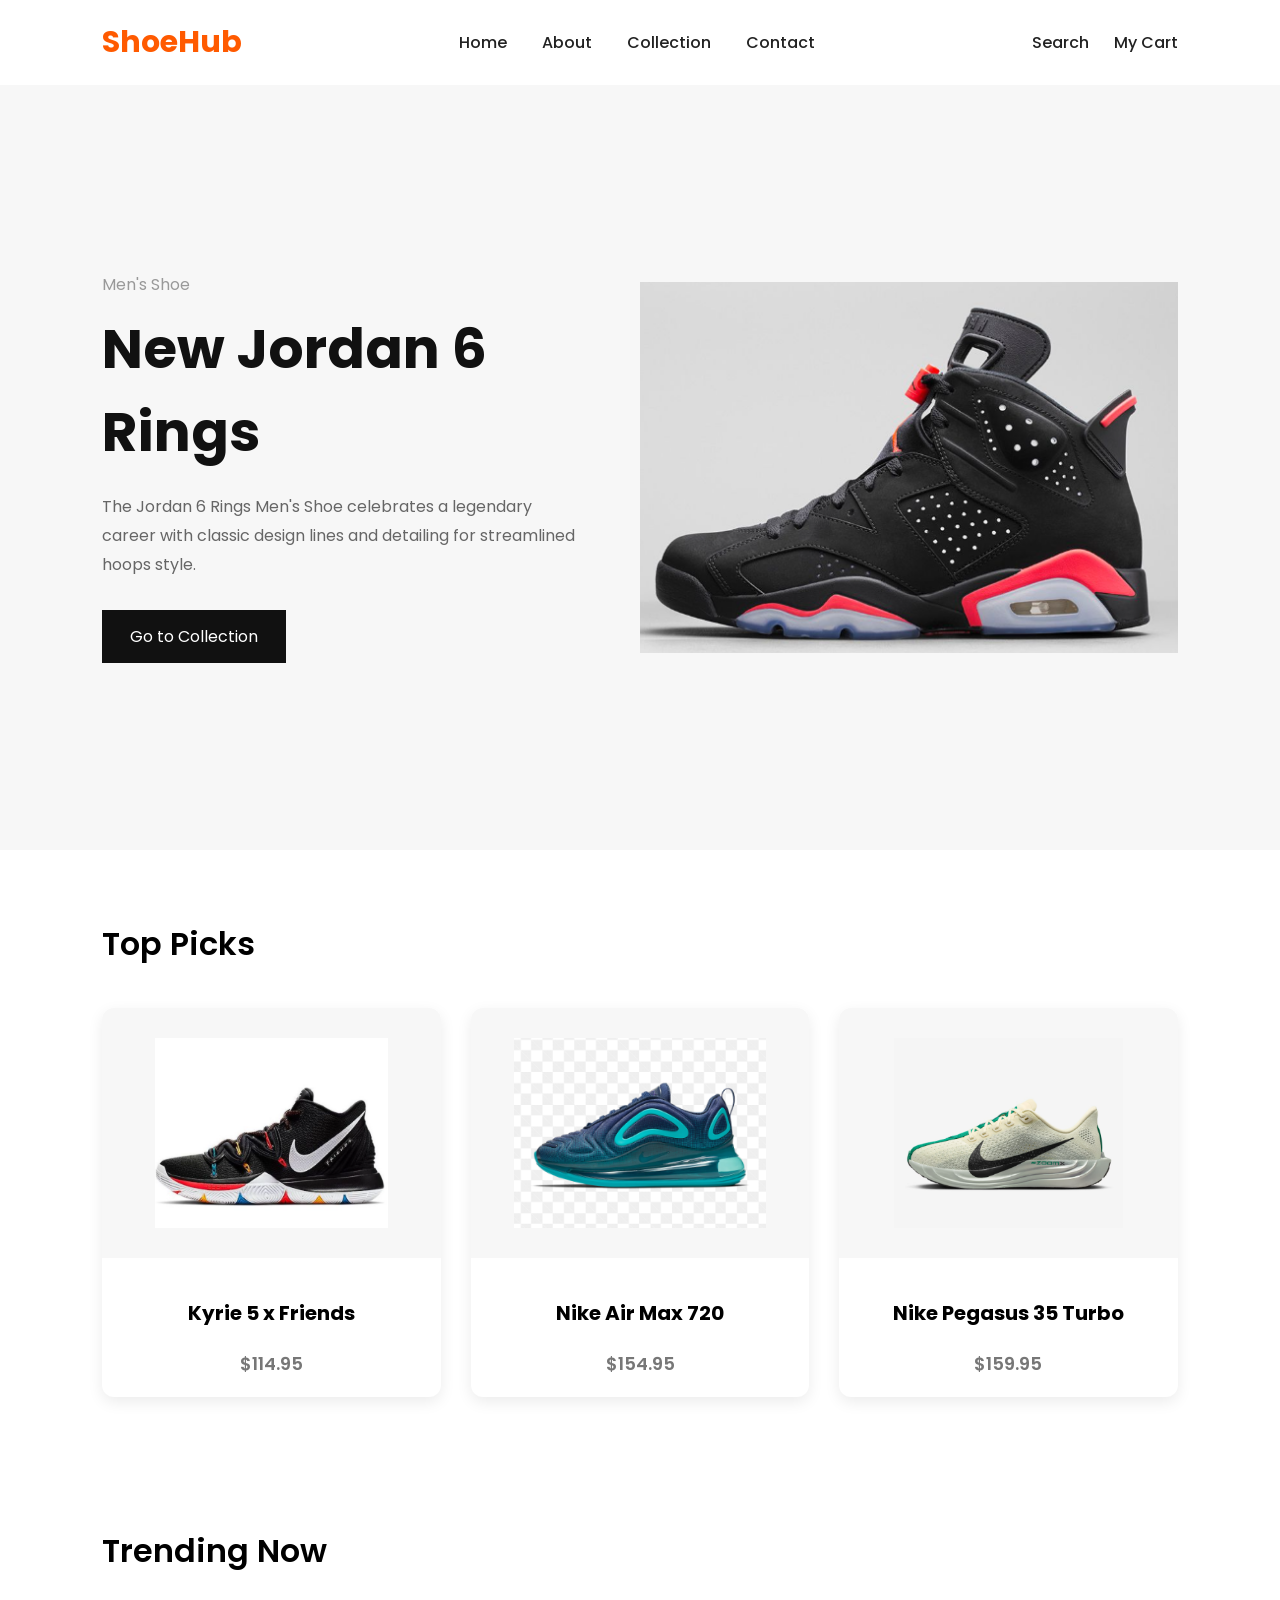
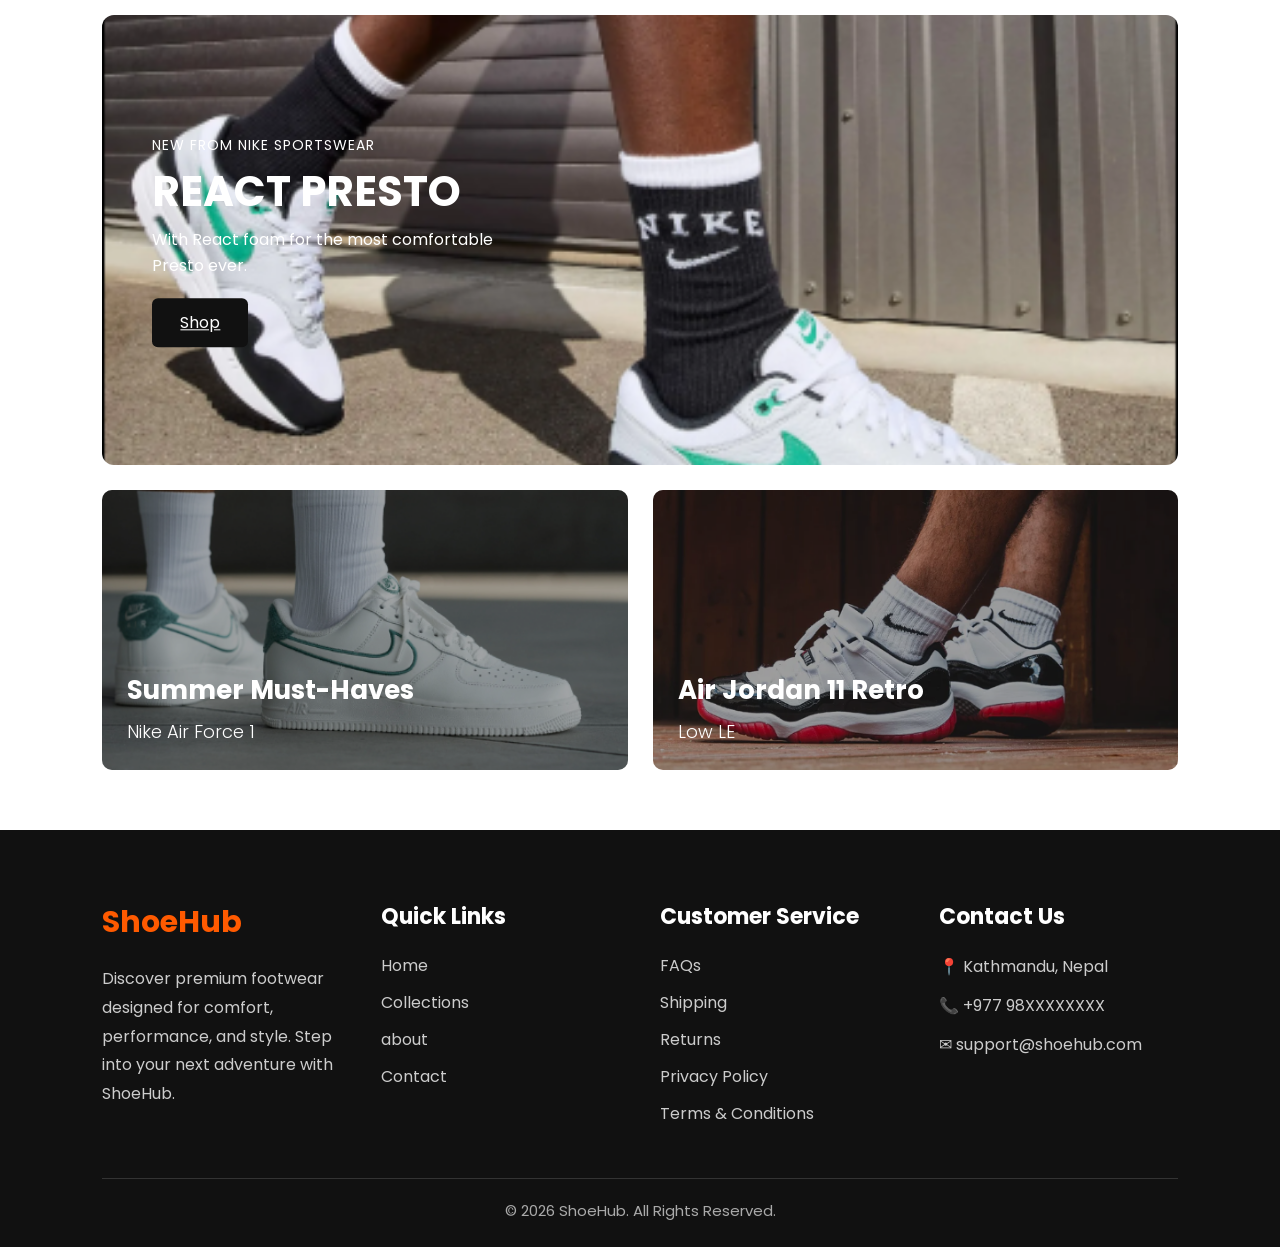
<file: index.html>
<!DOCTYPE html>
<html lang="en">

<head>
    <!-- Meta -->
    <meta charset="UTF-8">
    <meta name="viewport" content="width=device-width, initial-scale=1.0">

    <!-- Title -->
    <title>ShoeHub</title>

    <!-- CSS -->
    <link rel="stylesheet" href="style.css">

    <!-- Google Font -->
    <link href="https://fonts.googleapis.com/css2?family=Poppins:wght@300;400;500;600;700&display=swap"
        rel="stylesheet">
</head>

<body>

    <!-- =========================
            HEADER
    ========================== -->

    <header>

        <nav class="navbar">

            <!-- Logo -->
            <div class="logo">
                <h2>ShoeHub</h2>
            </div>

            <!-- Navigation -->
           <ul class="nav-links">
    <li><a href="index.html">Home</a></li>
   
    <li><a href="about.html">About</a></li>
    <li><a href="collection.html">Collection</a></li>
    <li><a href="contact.html">Contact</a></li>
</ul>

            <!-- Right Side -->
            <div class="nav-icons">
                <a href="#">Search</a>
                <a href="#">My Cart</a>
            </div>

        </nav>

    </header>

    <!-- =========================
             MAIN
    ========================== -->

    <main>

        <!-- ================= Hero ================= -->

        <section class="hero">

            <!-- Left Content -->
            <div class="hero-content">

                <p class="subtitle">Men's Shoe</p>

                <h1>New Jordan 6 Rings</h1>

                <p class="description">
                    The Jordan 6 Rings Men's Shoe celebrates a legendary career
                    with classic design lines and detailing for streamlined
                    hoops style.
                </p>

                <a href="#" class="hero-btn">
                    Go to Collection
                </a>

            </div>

            <!-- Right Image -->
            <div class="hero-image">

                <h2 class="hero-text">
                    AIR <br>
                    <span>JORDAN</span>
                </h2>

                <img src="images/hero-shoe.png" alt="Jordan Shoe">

            </div>

        </section>

        <!-- ================= Top Picks ================= -->

        <section class="top-picks">

            <div class="section-title">
                <h2>Top Picks</h2>
            </div>

            <div class="product-container">

                <!-- Product 1 -->
                <div class="product-card">
                    <img src="images/shoe1.png" alt="Kyrie 5 x Friends">
                    <h3>Kyrie 5 x Friends</h3>
                    <p>$114.95</p>
                </div>

                <!-- Product 2 -->
                <div class="product-card">
                    <img src="images/shoe2.png" alt="Nike Air Max 720">
                    <h3>Nike Air Max 720</h3>
                    <p>$154.95</p>
                </div>

                <!-- Product 3 -->
                <div class="product-card">
                    <img src="images/shoe3.png" alt="Nike Pegasus 35 Turbo">
                    <h3>Nike Pegasus 35 Turbo</h3>
                    <p>$159.95</p>
                </div>

            </div>

        </section>

        <!-- ================= Trending ================= -->

        <section class="trending">

            <div class="section-title">
                <h2>Trending Now</h2>
            </div>

            <!-- Large Banner -->

            <div class="trend-big">

                <img src="images/banner1.png" alt="React Presto Banner">

                <div class="trend-content">

                    <span>New from Nike Sportswear</span>

                    <h1>REACT PRESTO</h1>

                    <p>
                        With React foam for the most comfortable
                        Presto ever.
                    </p>

                    <a href="#">
                        Shop
                    </a>

                </div>

            </div>

            <!-- Small Banners -->

            <div class="trend-small">

                <div class="small-card">

                    <img src="images/banner2.png" alt="Nike Air Force 1">

                    <div class="overlay">
                        <h3>Summer Must-Haves</h3>
                        <p>Nike Air Force 1</p>
                    </div>

                </div>

                <div class="small-card">

                    <img src="images/banner3.png" alt="Air Jordan 11 Retro">

                    <div class="overlay">
                        <h3>Air Jordan 11 Retro</h3>
                        <p>Low LE</p>
                    </div>

                </div>

            </div>

        </section>

    </main>

   

   <!-- =========================
            FOOTER
========================= -->

<footer class="footer">

    <div class="footer-container">

        <!-- Logo & Description -->
        <div class="footer-box">
            <h2>ShoeHub</h2>

            <p>
                Discover premium footwear designed for
                comfort, performance, and style.
                Step into your next adventure with ShoeHub.
            </p>
        </div>

        <!-- Quick Links -->
        <div class="footer-box">
            <h3>Quick Links</h3>

            <ul>
                <li><a href="#">Home</a></li>
            
                <li><a href="#">Collections</a></li>
                <li><a href="#">about</a></li>

                <li><a href="#">Contact</a></li>
            </ul>
        </div>

        <!-- Customer Service -->
        <div class="footer-box">
            <h3>Customer Service</h3>

            <ul>
                <li><a href="#">FAQs</a></li>
                <li><a href="#">Shipping</a></li>
                <li><a href="#">Returns</a></li>
                <li><a href="#">Privacy Policy</a></li>
                <li><a href="#">Terms & Conditions</a></li>
            </ul>
        </div>

        <!-- Contact -->
        <div class="footer-box">
            <h3>Contact Us</h3>

            <p>📍 Kathmandu, Nepal</p>
            <p>📞 +977 98XXXXXXXX</p>
            <p>✉ support@shoehub.com</p>
        </div>

    </div>

    <hr>

    <div class="footer-bottom">
        <p>
            © 2026 ShoeHub. All Rights Reserved.
        </p>
    </div>

</footer>

</body>

</html>
</file>
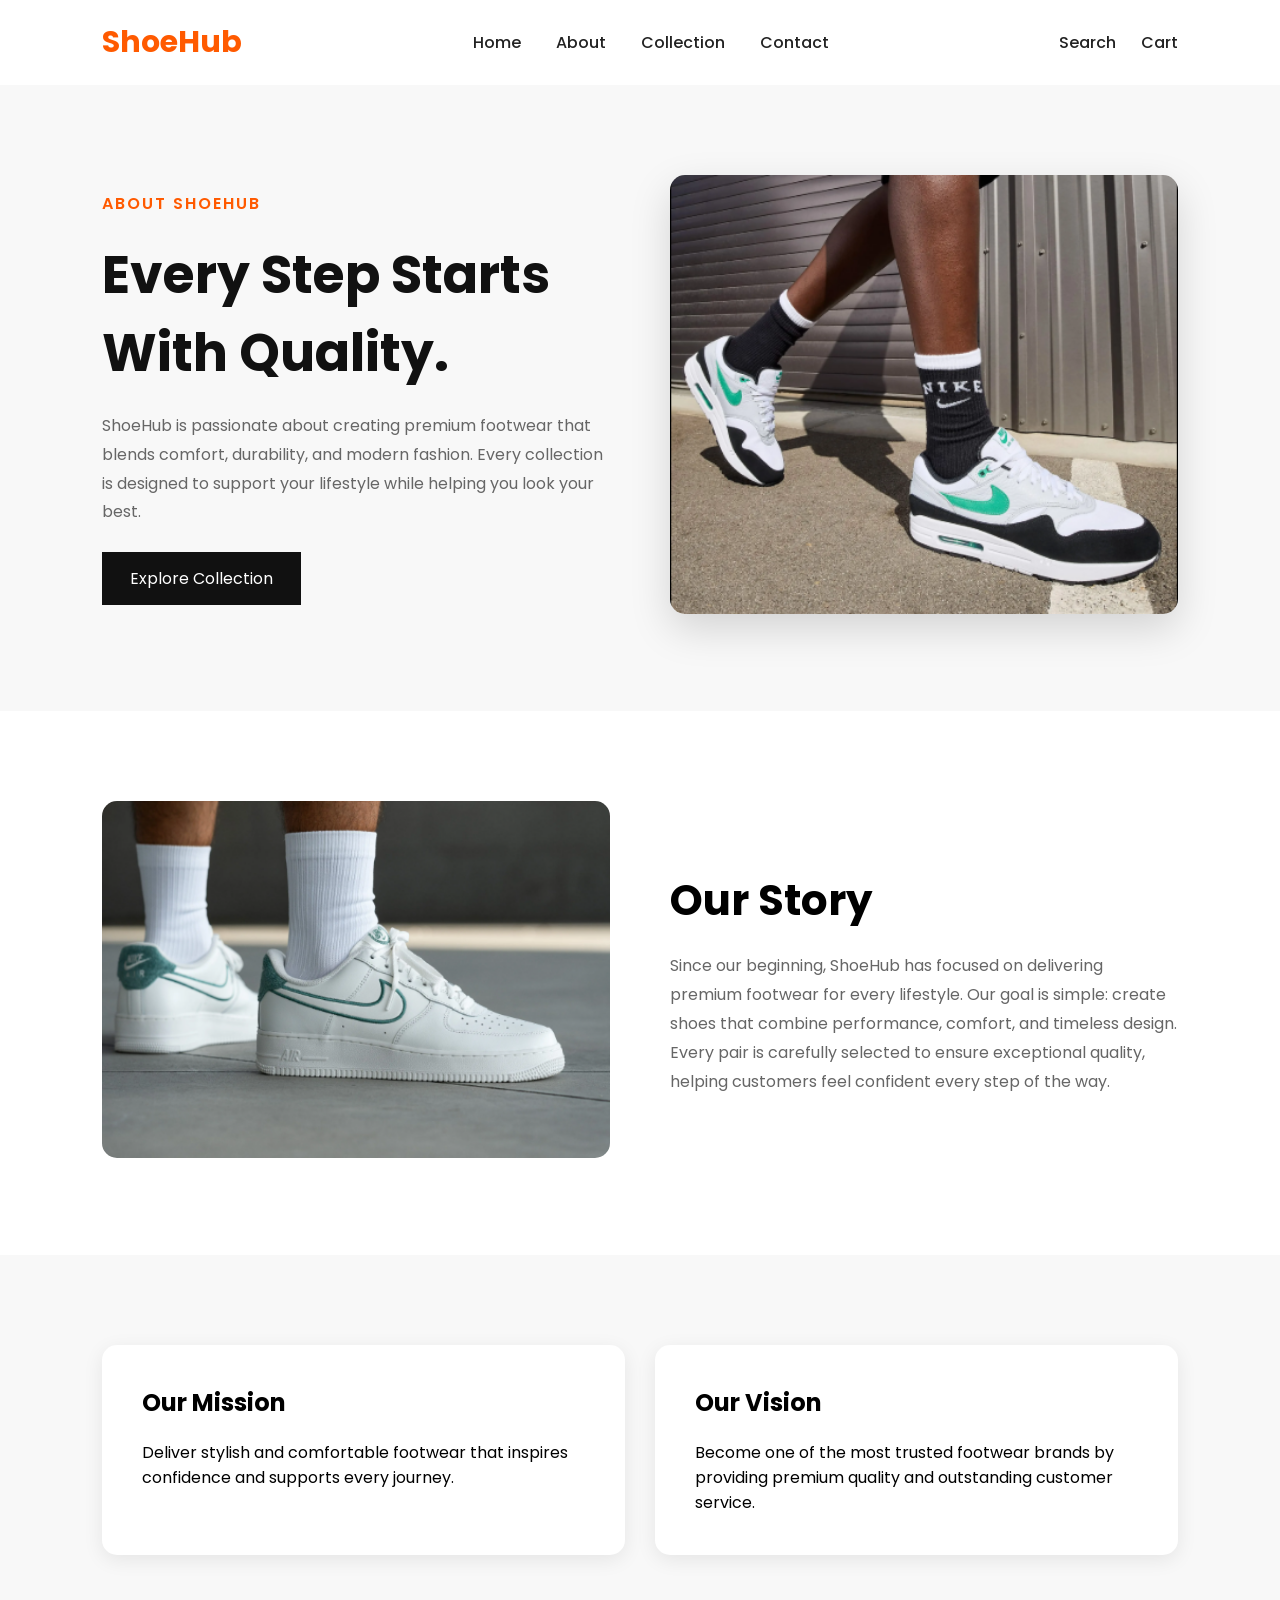
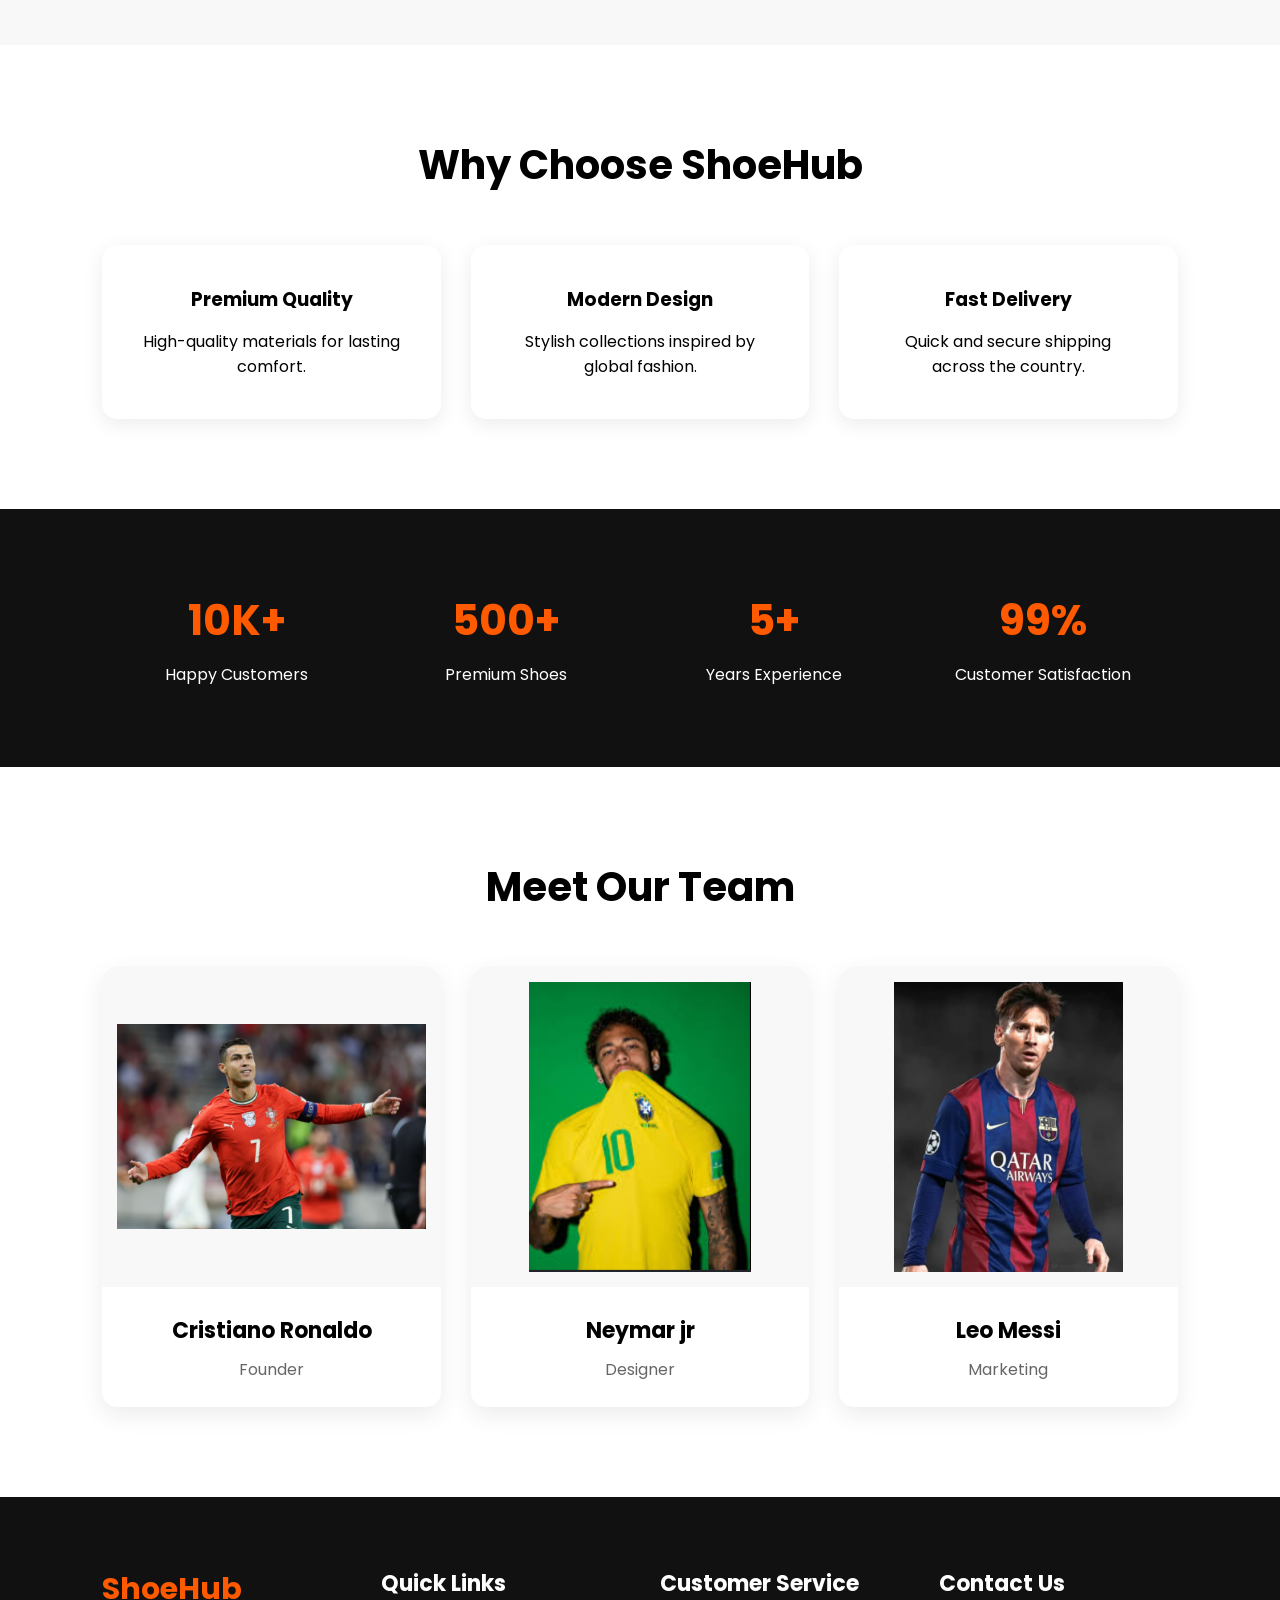
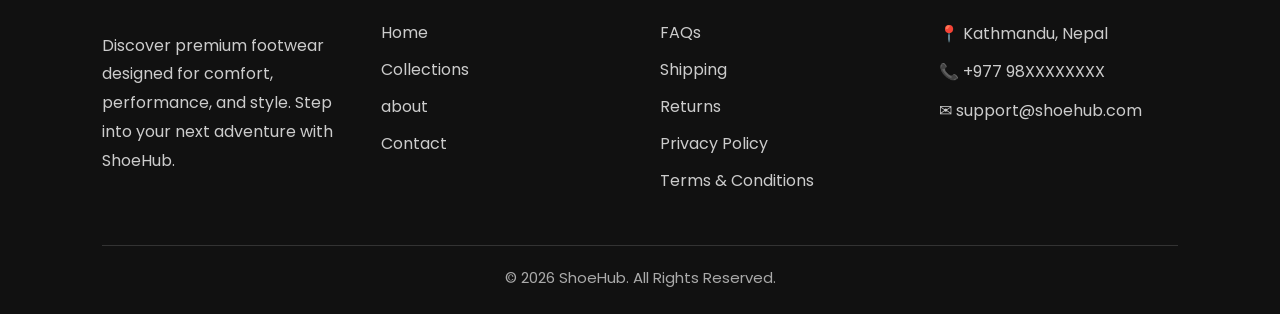
<file: about.html>
<!DOCTYPE html>
<html lang="en">

<head>
    <meta charset="UTF-8">
    <meta name="viewport" content="width=device-width, initial-scale=1.0">
    <title>About | ShoeHub</title>

    <link rel="stylesheet" href="style.css">

    <link href="https://fonts.googleapis.com/css2?family=Poppins:wght@300;400;500;600;700&display=swap"
        rel="stylesheet">
</head>

<body>

<header>
    <nav class="navbar">

        <div class="logo">
            <h2>ShoeHub</h2>
        </div>

        <ul class="nav-links">
            <li><a href="index.html">Home</a></li>
           
            <li><a href="about.html" class="active">About</a></li>
            <li><a href="#">Collection</a></li>
            <li><a href="contact.html">Contact</a></li>
        </ul>

        <div class="nav-icons">
            <a href="#">Search</a>
            <a href="#">Cart</a>
        </div>

    </nav>
</header>

<main>

<!-- Hero -->

<section class="about-hero">

    <div class="about-content">

        <span>ABOUT SHOEHUB</span>

        <h1>Every Step Starts With Quality.</h1>

        <p>
            ShoeHub is passionate about creating premium footwear that blends
            comfort, durability, and modern fashion. Every collection is designed
            to support your lifestyle while helping you look your best.
        </p>

        <a href="index.html" class="hero-btn">
            Explore Collection
        </a>

    </div>

    <div class="about-image">
        <img src="images/banner1.png" alt="">
    </div>

</section>

<!-- Story -->

<section class="story">

    <div class="story-image">
        <img src="images/banner2.png" alt="">
    </div>

    <div class="story-content">

        <h2>Our Story</h2>

        <p>
            Since our beginning, ShoeHub has focused on delivering premium
            footwear for every lifestyle. Our goal is simple: create shoes that
            combine performance, comfort, and timeless design.
        </p>

        <p>
            Every pair is carefully selected to ensure exceptional quality,
            helping customers feel confident every step of the way.
        </p>

    </div>

</section>

<!-- Mission -->

<section class="mission">

    <div class="mission-card">

        <h2>Our Mission</h2>

        <p>
            Deliver stylish and comfortable footwear that inspires confidence
            and supports every journey.
        </p>

    </div>

    <div class="mission-card">

        <h2>Our Vision</h2>

        <p>
            Become one of the most trusted footwear brands by providing premium
            quality and outstanding customer service.
        </p>

    </div>

</section>

<!-- Features -->

<section class="features">

    <h2>Why Choose ShoeHub</h2>

    <div class="feature-grid">

        <div class="feature-card">
            <h3>Premium Quality</h3>
            <p>High-quality materials for lasting comfort.</p>
        </div>

        <div class="feature-card">
            <h3>Modern Design</h3>
            <p>Stylish collections inspired by global fashion.</p>
        </div>

        <div class="feature-card">
            <h3>Fast Delivery</h3>
            <p>Quick and secure shipping across the country.</p>
        </div>

    </div>

</section>

<!-- Stats -->

<section class="stats">

    <div class="stat">
        <h2>10K+</h2>
        <p>Happy Customers</p>
    </div>

    <div class="stat">
        <h2>500+</h2>
        <p>Premium Shoes</p>
    </div>

    <div class="stat">
        <h2>5+</h2>
        <p>Years Experience</p>
    </div>

    <div class="stat">
        <h2>99%</h2>
        <p>Customer Satisfaction</p>
    </div>

</section>

<!-- Team -->

<section class="team">

    <h2>Meet Our Team</h2>

    <div class="team-container">

        <div class="team-card">
            <img src="images/team1.png" alt="">
            <h3>Cristiano Ronaldo</h3>
            <p>Founder</p>
        </div>

        <div class="team-card">
            <img src="images/team2.png" alt="">
            <h3>Neymar jr</h3>
            <p>Designer</p>
        </div>

        <div class="team-card">
            <img src="images/team3.png" alt="">
            <h3>Leo Messi</h3>
            <p>Marketing</p>
        </div>

    </div>

</section>

</main>


<footer class="footer">

    <div class="footer-container">

        <!-- Logo & Description -->
        <div class="footer-box">
            <h2>ShoeHub</h2>

            <p>
                Discover premium footwear designed for
                comfort, performance, and style.
                Step into your next adventure with ShoeHub.
            </p>
        </div>

        <!-- Quick Links -->
        <div class="footer-box">
            <h3>Quick Links</h3>

            <ul>
                <li><a href="#">Home</a></li>
              
                <li><a href="#">Collections</a></li>
                <li><a href="#">about</a></li>

                <li><a href="#">Contact</a></li>
            </ul>
        </div>

        <!-- Customer Service -->
        <div class="footer-box">
            <h3>Customer Service</h3>

            <ul>
                <li><a href="#">FAQs</a></li>
                <li><a href="#">Shipping</a></li>
                <li><a href="#">Returns</a></li>
                <li><a href="#">Privacy Policy</a></li>
                <li><a href="#">Terms & Conditions</a></li>
            </ul>
        </div>

        <!-- Contact -->
        <div class="footer-box">
            <h3>Contact Us</h3>

            <p>📍 Kathmandu, Nepal</p>
            <p>📞 +977 98XXXXXXXX</p>
            <p>✉ support@shoehub.com</p>
        </div>

    </div>

    <hr>

    <div class="footer-bottom">
        <p>
            © 2026 ShoeHub. All Rights Reserved.
        </p>
    </div>

</footer>

</body>
</html>
</file>
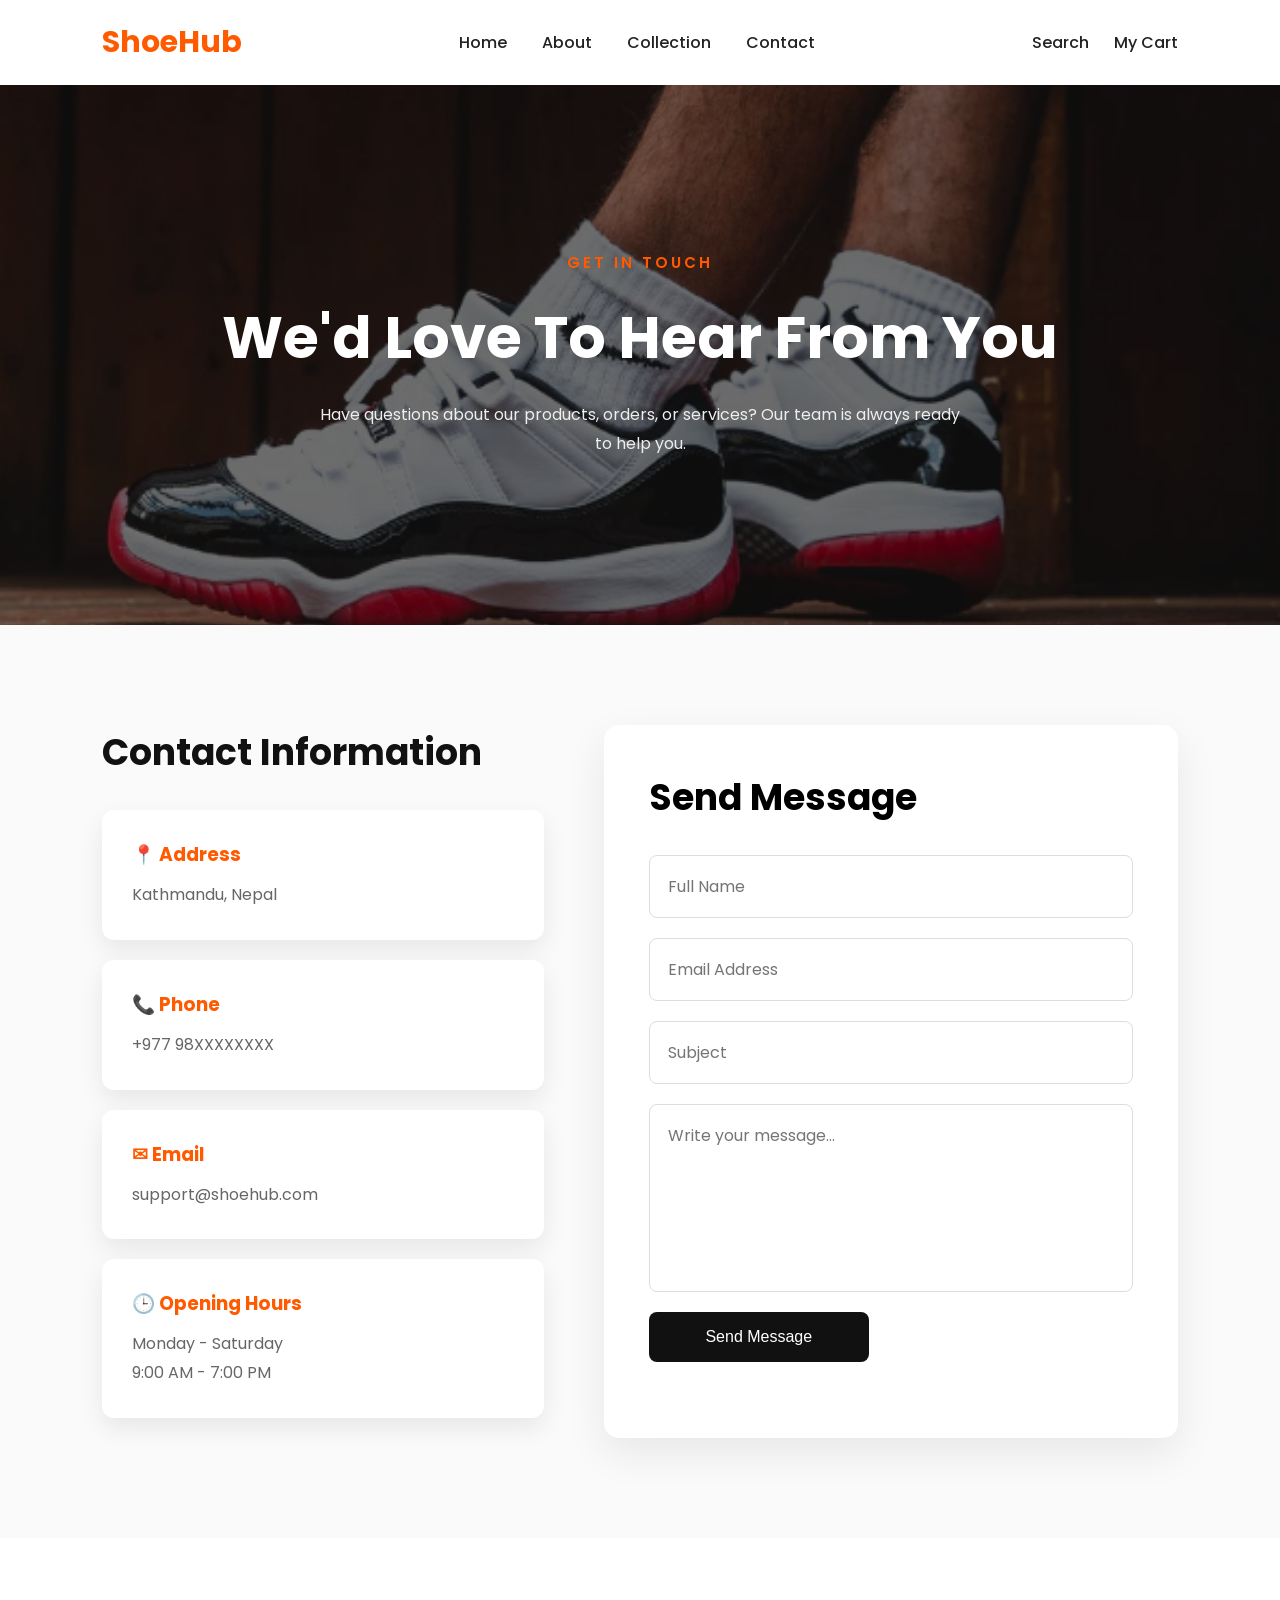
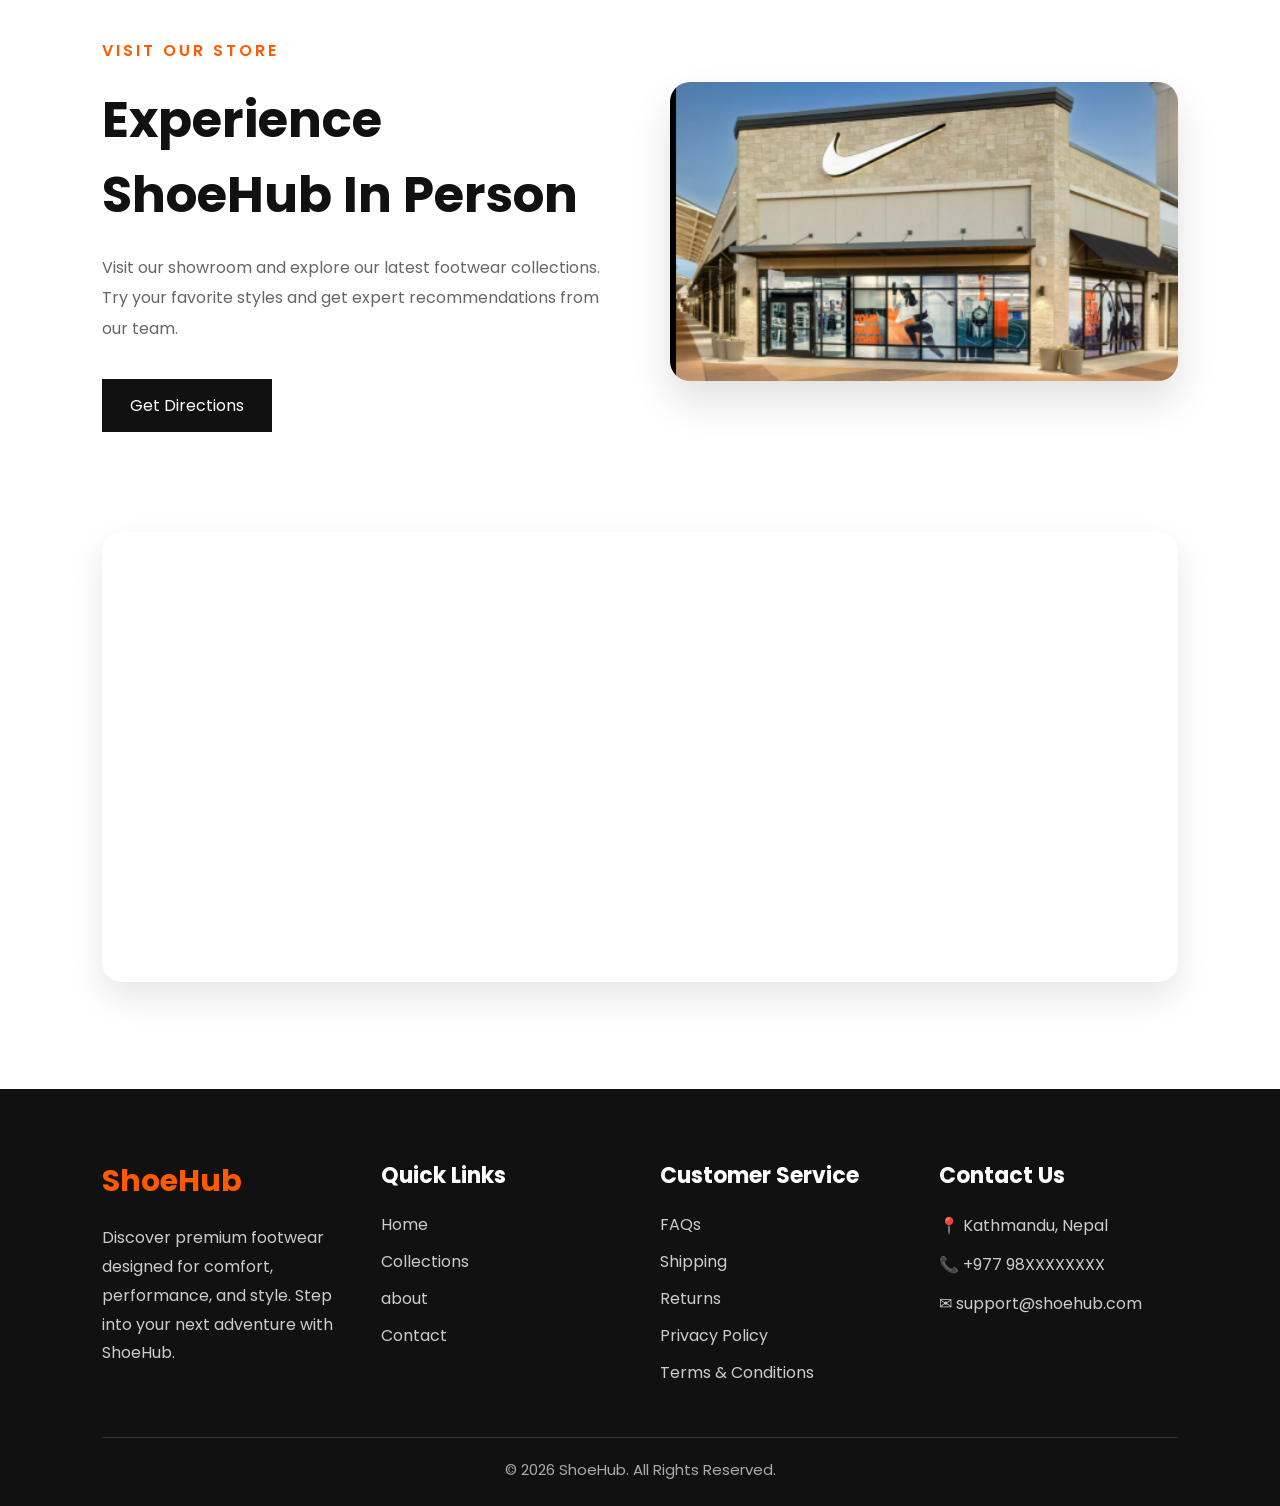
<file: contact.html>
<!DOCTYPE html>
<html lang="en">

<head>
    <meta charset="UTF-8">
    <meta name="viewport" content="width=device-width, initial-scale=1.0">
    <title>Contact | ShoeHub</title>

    <link rel="stylesheet" href="style.css">

    <link href="https://fonts.googleapis.com/css2?family=Poppins:wght@300;400;500;600;700&display=swap"
        rel="stylesheet">
</head>

<body>

    <!-- =========================
            HEADER
    ========================== -->

    <header>

        <nav class="navbar">

            <div class="logo">
                <h2>ShoeHub</h2>
            </div>

            <ul class="nav-links">
                <li><a href="index.html">Home</a></li>
              
                <li><a href="about.html">About</a></li>
                <li><a href="collection.html">Collection</a></li>
                <li><a href="contact.html" class="active">Contact</a></li>
            </ul>

            <div class="nav-icons">
                <a href="#">Search</a>
                <a href="#">My Cart</a>
            </div>

        </nav>

    </header>

    <!-- =========================
            CONTACT HERO
    ========================== -->

    <section class="contact-hero">

        <div class="contact-overlay">

            <span>GET IN TOUCH</span>

            <h1>We'd Love To Hear From You</h1>

            <p>
                Have questions about our products, orders, or services?
                Our team is always ready to help you.
            </p>

        </div>

    </section>

    <!-- =========================
            CONTACT SECTION
    ========================== -->

    <section class="contact-section">

        <!-- Contact Information -->

        <div class="contact-info">

            <h2>Contact Information</h2>

            <div class="info-card">
                <h3>📍 Address</h3>
                <p>Kathmandu, Nepal</p>
            </div>

            <div class="info-card">
                <h3>📞 Phone</h3>
                <p>+977 98XXXXXXXX</p>
            </div>

            <div class="info-card">
                <h3>✉ Email</h3>
                <p>support@shoehub.com</p>
            </div>

            <div class="info-card">
                <h3>🕒 Opening Hours</h3>
                <p>Monday - Saturday</p>
                <p>9:00 AM - 7:00 PM</p>
            </div>

        </div>

        <!-- Contact Form -->

        <div class="contact-form">

            <h2>Send Message</h2>

            <form>

                <input type="text" placeholder="Full Name">

                <input type="email" placeholder="Email Address">

                <input type="text" placeholder="Subject">

                <textarea rows="6" placeholder="Write your message..."></textarea>

                <button type="submit">
                    Send Message
                </button>

            </form>

        </div>

    </section>

    <!-- =========================
            STORE SECTION
    ========================== -->

    <section class="store">

        <div class="store-content">

            <span>VISIT OUR STORE</span>

            <h2>Experience ShoeHub In Person</h2>

            <p>
                Visit our showroom and explore our latest footwear collections.
                Try your favorite styles and get expert recommendations from our team.
            </p>

            <a href="#" class="hero-btn">
                Get Directions
            </a>

        </div>

        <div class="store-image">

            <img src="images/store.png" alt="Store">

        </div>

    </section>

    <!-- =========================
            MAP
    ========================== -->

    <section class="map">

        <iframe src="https://www.google.com/maps?q=Kathmandu,Nepal&output=embed"></iframe>

    </section>

    <!-- =========================
            FOOTER
    ========================== -->

  <footer class="footer">

    <div class="footer-container">

        <!-- Logo & Description -->
        <div class="footer-box">
            <h2>ShoeHub</h2>

            <p>
                Discover premium footwear designed for
                comfort, performance, and style.
                Step into your next adventure with ShoeHub.
            </p>
        </div>

        <!-- Quick Links -->
        <div class="footer-box">
            <h3>Quick Links</h3>

            <ul>
                <li><a href="#">Home</a></li>
               
                <li><a href="#">Collections</a></li>
                <li><a href="#">about</a></li>

                <li><a href="#">Contact</a></li>
            </ul>
        </div>

        <!-- Customer Service -->
        <div class="footer-box">
            <h3>Customer Service</h3>

            <ul>
                <li><a href="#">FAQs</a></li>
                <li><a href="#">Shipping</a></li>
                <li><a href="#">Returns</a></li>
                <li><a href="#">Privacy Policy</a></li>
                <li><a href="#">Terms & Conditions</a></li>
            </ul>
        </div>

        <!-- Contact -->
        <div class="footer-box">
            <h3>Contact Us</h3>

            <p>📍 Kathmandu, Nepal</p>
            <p>📞 +977 98XXXXXXXX</p>
            <p>✉ support@shoehub.com</p>
        </div>

    </div>

    <hr>

    <div class="footer-bottom">
        <p>
            © 2026 ShoeHub. All Rights Reserved.
        </p>
    </div>

</footer>

</body>

</html>
</file>
<file: style.css>
/* Reset */
* {
    margin: 0;
    padding: 0;
    box-sizing: border-box;
}

body {
    font-family: "Poppins", sans-serif;
}

/* Navbar */
.navbar {
    display: flex;
    justify-content: space-between;
    align-items: center;
    padding: 20px 8%;
    background: #fff;
    box-shadow: 0 2px 10px rgba(0,0,0,0.1);
}

/* Logo */
.logo h2 {
    color: #ff5a00;
    font-size: 30px;
}

/* Navigation */
.nav-links {
    display: flex;
    list-style: none;
    gap: 35px;
}

.nav-links a {
    text-decoration: none;
    color: #222;
    font-weight: 500;
    transition: 0.3s;
}

.nav-links a:hover {
    color: #ff5a00;
}

/* Right Side */
.nav-icons {
    display: flex;
    gap: 25px;
}

.nav-icons a {
    text-decoration: none;
    color: #222;
    font-weight: 500;
}

.nav-icons a:hover {
    color: #ff5a00;
}

/* Hero Section */
.hero{
    display:flex;
    justify-content:space-between;
    align-items:center;
    padding:70px 8%;
    min-height:85vh;
    background:#f7f7f7;
    overflow:hidden;
}

/* Left Side */
.hero-content{
    width:45%;
}

.subtitle{
    color:#999;
    margin-bottom:10px;
}

.hero-content h1{
    font-size:55px;
    font-weight:700;
    color:#111;
    margin-bottom:20px;
}

.description{
    color:#666;
    line-height:1.8;
    margin-bottom:30px;
}

.hero-btn{
    display:inline-block;
    padding:14px 28px;
    background:#111;
    color:#fff;
    text-decoration:none;
    transition:.3s;
}

.hero-btn:hover{
    background:#f5a300;
}

/* Right Side */
.hero-image{
    width:50%;
    position:relative;
    display:flex;
    justify-content:center;
    align-items:center;
}

.hero-image img{
    width:600px;
    max-width:100%;
    position:relative;
    z-index:2;
}

/* Big Background Text */
.hero-text{
    position:absolute;
    font-size:120px;
    font-weight:800;
    color:#f5b400;
    line-height:.8;
    text-transform:uppercase;
    z-index:1;
}

.hero-text span{
    color:#111;
}
/* ================= Top Picks ================= */

/* ===============================
        Top Picks
================================= */

.top-picks {
    padding: 70px 8%;
}

.section-title {
    margin-bottom: 40px;
}

.section-title h2 {
    font-size: 32px;
    font-weight: 600;
}

/* Product Grid */

.product-container {
    display: grid;
    grid-template-columns: repeat(3, 1fr);
    gap: 30px;
}

/* Product Card */

.product-card {
    background: #fff;
    border-radius: 12px;
    overflow: hidden;
    box-shadow: 0 5px 15px rgba(0,0,0,.08);
    transition: .3s ease;
    text-align: center;
    padding-bottom: 20px;
}

.product-card:hover {
    transform: translateY(-10px);
    box-shadow: 0 12px 30px rgba(0,0,0,.15);
}

/* Image Container */

.product-card img {
    width: 100%;
    height: 250px;          /* Same height for every image */
    object-fit: contain;    /* Keeps shoe proportions */
    background: #f7f7f7;
    padding: 30px;
}

/* Product Name */

.product-card h3 {
    margin: 20px 15px 10px;
    font-size: 20px;
    min-height: 55px;       /* Same height even if text wraps */
    display: flex;
    align-items: center;
    justify-content: center;
}

/* Price */

.product-card p {
    color: #777;
    font-size: 18px;
    font-weight: 600;
}

/* ================= Trending ================= */

/* ===============================
        Trending Section
================================= */

.trending {
    padding: 60px 8%;
}

.trending h2 {
    font-size: 32px;
    font-weight: 600;
    margin-bottom: 30px;
}

/* Large Banner */

.trend-big {
    position: relative;
    height: 450px;      /* Reduced height */
    border-radius: 12px;
    overflow: hidden;
    margin-bottom: 25px;
}

.trend-big img {
    width: 100%;
    height: 100%;
    object-fit: cover;
    display: block;
}

.trend-content {
    position: absolute;
    top: 50%;
    left: 50px;
    transform: translateY(-50%);
    color: #fff;
    max-width: 350px;
}

.trend-content span {
    font-size: 14px;
    text-transform: uppercase;
    letter-spacing: 1px;
}

.trend-content h1 {
    font-size: 42px;
    margin: 12px 0;
    line-height: 1.1;
}

.trend-content p {
    font-size: 16px;
    line-height: 1.6;
    margin-bottom: 20px;
}

.trend-content a {
    display: inline-block;
    padding: 12px 28px;
    background: #111;
    color: #fff;
    border-radius: 6px;
    transition: 0.3s;
}

.trend-content a:hover {
    background: #ff5a00;
}
/* Bottom Cards */

/* ===============================
        Trending Small Cards
================================= */

.trend-small {
    display: grid;
    grid-template-columns: repeat(2, 1fr);
    gap: 25px;
}

.small-card {
    position: relative;
    height: 280px;       /* Same height for both cards */
    overflow: hidden;
    border-radius: 10px;
    cursor: pointer;
}

.small-card img {
    width: 100%;
    height: 100%;
    object-fit: cover;   /* Keeps image proportional */
    display: block;
    transition: 0.4s ease;
}

.small-card:hover img {
    transform: scale(1.08);
}

.overlay {
    position: absolute;
    left: 25px;
    bottom: 25px;
    color: #fff;
    z-index: 2;
}

.overlay h3 {
    font-size: 26px;
    margin-bottom: 8px;
}

.overlay p {
    font-size: 18px;
    font-weight: 300;
}

/* Dark overlay for better text visibility */
.small-card::before {
    content: "";
    position: absolute;
    inset: 0;
    background: rgba(0, 0, 0, 0.35);
    z-index: 1;
}

/* ===================================
            FOOTER
=================================== */

.footer{
    background:#111;
    color:#fff;
    padding:70px 8% 25px;
}

.footer-container{
    display:grid;
    grid-template-columns:repeat(4,1fr);
    gap:40px;
    margin-bottom:40px;
}

.footer-box h2{
    color:#ff5a00;
    font-size:30px;
    margin-bottom:20px;
}

.footer-box h3{
    font-size:22px;
    margin-bottom:20px;
}

.footer-box p{
    color:#ccc;
    line-height:1.8;
    margin-bottom:10px;
}

.footer-box ul{
    list-style:none;
}

.footer-box ul li{
    margin-bottom:12px;
}

.footer-box ul li a{
    text-decoration:none;
    color:#ccc;
    transition:.3s;
}

.footer-box ul li a:hover{
    color:#ff5a00;
    padding-left:6px;
}

.footer hr{
    border:none;
    height:1px;
    background:#333;
    margin-bottom:20px;
}

.footer-bottom{
    text-align:center;
}

.footer-bottom p{
    color:#aaa;
    font-size:15px;
}

/* ======================================
        RESPONSIVE DESIGN
====================================== */

/* ---------- Large Tablets ---------- */
@media (max-width: 1024px) {

    .navbar {
        padding: 20px 5%;
    }

    .hero {
        padding: 60px 5%;
    }

    .hero-content h1 {
        font-size: 42px;
    }

    .hero-text {
        font-size: 90px;
    }

    .product-container {
        grid-template-columns: repeat(2, 1fr);
    }

    .footer-container {
        grid-template-columns: repeat(2, 1fr);
    }

}

/* ---------- Tablets ---------- */
@media (max-width: 768px) {

    /* Navbar */
    .navbar {
        flex-direction: column;
        gap: 20px;
        padding: 20px;
    }

    .nav-links {
        flex-wrap: wrap;
        justify-content: center;
        gap: 18px;
    }

    .nav-icons {
        justify-content: center;
    }

    /* Hero */
    .hero {
        flex-direction: column-reverse;
        text-align: center;
        padding: 50px 20px;
    }

    .hero-content,
    .hero-image {
        width: 100%;
    }

    .hero-content {
        margin-top: 30px;
    }

    .hero-content h1 {
        font-size: 38px;
    }

    .hero-text {
        position: absolute;
        font-size: 70px;
    }

    .hero-image img {
        width: 100%;
        max-width: 420px;
    }

    /* Products */
    .product-container {
        grid-template-columns: repeat(2, 1fr);
        gap: 20px;
    }

    /* Trending */
    .trend-big {
        height: 350px;
    }

    .trend-content {
        left: 25px;
        max-width: 300px;
    }

    .trend-content h1 {
        font-size: 32px;
    }

    .trend-small {
        grid-template-columns: 1fr;
    }

    /* Footer */
    .footer-container {
        grid-template-columns: repeat(2, 1fr);
    }

}

/* ---------- Mobile ---------- */
@media (max-width: 576px) {

    /* Navbar */
    .logo h2 {
        font-size: 28px;
    }

    .nav-links {
        flex-direction: column;
        align-items: center;
        gap: 12px;
    }

    .nav-icons {
        flex-direction: column;
        align-items: center;
        gap: 10px;
    }

    /* Hero */

    .hero {
        min-height: auto;
        padding: 40px 20px;
    }

    .subtitle {
        font-size: 15px;
    }

    .hero-content h1 {
        font-size: 30px;
    }

    .description {
        font-size: 15px;
    }

    .hero-btn {
        padding: 12px 24px;
        font-size: 15px;
    }

    .hero-image img {
        width: 320px;
    }

    .hero-text {
        font-size: 52px;
    }

    /* Section Titles */

    .section-title h2,
    .trending h2 {
        font-size: 28px;
        text-align: center;
    }

    /* Products */

    .product-container {
        grid-template-columns: 1fr;
    }

    .product-card img {
        height: 220px;
    }

    /* Trending */

    .trend-big {
        height: 250px;
    }

    .trend-content {
        left: 20px;
        right: 20px;
    }

    .trend-content h1 {
        font-size: 26px;
    }

    .trend-content p {
        font-size: 14px;
    }

    .trend-content a {
        padding: 10px 20px;
    }

    .small-card {
        height: 220px;
    }

    .overlay h3 {
        font-size: 20px;
    }

    .overlay p {
        font-size: 15px;
    }

    /* Footer */

    .footer {
        padding: 50px 20px 20px;
    }

    .footer-container {
        grid-template-columns: 1fr;
        text-align: center;
    }

    .footer-box h2 {
        font-size: 28px;
    }

    .footer-box h3 {
        font-size: 22px;
    }

}

/*====================================
            ABOUT HERO
=====================================*/


.about-hero{
    display:flex;
    align-items:center;
    justify-content:space-between;
    gap:60px;
    padding:90px 8%;
    background:#f8f8f8;
}

.about-content,
.about-image{
    flex:1;
}

.about-content span{
    color:#ff5a00;
    font-weight:600;
    letter-spacing:2px;
}

.about-content h1{
    font-size:52px;
    margin:20px 0;
    color:#111;
}

.about-content p{
    color:#666;
    line-height:1.8;
    margin-bottom:25px;
}

.about-image img{
    width:100%;
    border-radius:15px;
    box-shadow:0 15px 40px rgba(0,0,0,.15);
}

/* Story */

.story{
    display:flex;
    align-items:center;
    gap:60px;
    padding:90px 8%;
}

.story-image,
.story-content{
    flex:1;
}

.story img{
    width:100%;
    border-radius:15px;
}

.story-content h2{
    font-size:42px;
    margin-bottom:20px;
}

.story-content p{
    color:#666;
    line-height:1.8;
}

/* Mission */

.mission{
    display:grid;
    grid-template-columns:repeat(2,1fr);
    gap:30px;
    padding:90px 8%;
    background:#f8f8f8;
}

.mission-card{
    background:#fff;
    padding:40px;
    border-radius:15px;
    box-shadow:0 5px 20px rgba(0,0,0,.08);
}

.mission-card h2{
    margin-bottom:20px;
}

/* Features */

.features{
    padding:90px 8%;
    text-align:center;
}

.features h2{
    margin-bottom:50px;
    font-size:40px;
}

.feature-grid{
    display:grid;
    grid-template-columns:repeat(3,1fr);
    gap:30px;
}

.feature-card{
    background:#fff;
    padding:40px;
    border-radius:15px;
    box-shadow:0 5px 20px rgba(0,0,0,.08);
}

.feature-card h3{
    margin-bottom:15px;
}

/* Stats */

.stats{
    padding:80px 8%;
    display:grid;
    grid-template-columns:repeat(4,1fr);
    background:#111;
    color:#fff;
    text-align:center;
}

.stat h2{
    font-size:42px;
    color:#ff5a00;
}

.stat p{
    margin-top:10px;
}

/* Team */

.team {
    padding: 90px 8%;
    text-align: center;
}

.team h2 {
    margin-bottom: 50px;
    font-size: 40px;
}

.team-container {
    display: grid;
    grid-template-columns: repeat(3, 1fr);
    gap: 30px;
}

.team-card {
    background: #fff;
    border-radius: 15px;
    overflow: hidden;
    box-shadow: 0 8px 25px rgba(0,0,0,.08);
    transition: 0.3s ease;
}

.team-card:hover {
    transform: translateY(-8px);
    box-shadow: 0 15px 35px rgba(0,0,0,.15);
}

.team-card img {
    width: 100%;
    height: 320px;
    object-fit: contain;   /* Shows the full image */
    background: #f8f8f8;   /* Fills empty space neatly */
    padding: 15px;
}

.team-card h3 {
    margin: 20px 0 10px;
    font-size: 22px;
}

.team-card p {
    margin-bottom: 25px;
    color: #666;
    font-size: 16px;
}


/*=====================================
        CONTACT HERO
=====================================*/

.contact-hero{
    width:100%;
    height:60vh;

    background:url("images/banner3.png") center center/cover no-repeat;

    position:relative;
}

.contact-overlay{
    width:100%;
    height:100%;

    background:rgba(0,0,0,.55);

    display:flex;
    flex-direction:column;
    justify-content:center;
    align-items:center;

    text-align:center;

    color:#fff;

    padding:20px;
}

.contact-overlay span{
    color:#ff5a00;
    font-size:15px;
    font-weight:600;
    letter-spacing:3px;
    text-transform:uppercase;
}

.contact-overlay h1{
    font-size:58px;
    margin:20px 0;
}

.contact-overlay p{
    width:650px;
    max-width:90%;
    line-height:1.8;
    color:#eee;
}


/*=====================================
        CONTACT SECTION
=====================================*/

.contact-section{
    padding:100px 8%;

    display:grid;
    grid-template-columns:1fr 1.3fr;
    gap:60px;

    background:#fafafa;
}


/* Left */

.contact-info h2{
    font-size:36px;
    margin-bottom:30px;
    color:#111;
}

.info-card{
    background:#fff;

    padding:30px;

    border-radius:12px;

    margin-bottom:20px;

    box-shadow:0 10px 25px rgba(0,0,0,.08);

    transition:.3s;
}

.info-card:hover{
    transform:translateY(-8px);
}

.info-card h3{
    color:#ff5a00;
    margin-bottom:12px;
}

.info-card p{
    color:#666;
    line-height:1.8;
}


/* Right */

.contact-form{
    background:#fff;

    padding:45px;

    border-radius:15px;

    box-shadow:0 15px 40px rgba(0,0,0,.08);
}

.contact-form h2{
    font-size:36px;
    margin-bottom:30px;
}

.contact-form form{
    display:flex;
    flex-direction:column;
    gap:20px;
}

.contact-form input,
.contact-form textarea{

    width:100%;

    padding:18px;

    border:1px solid #ddd;

    border-radius:8px;

    outline:none;

    font-size:16px;

    font-family:"Poppins",sans-serif;

    transition:.3s;
}

.contact-form input:focus,
.contact-form textarea:focus{

    border-color:#ff5a00;
}

.contact-form textarea{
    resize:none;
}

.contact-form button{

    width:220px;

    padding:16px;

    background:#111;

    color:#fff;

    border:none;

    border-radius:8px;

    cursor:pointer;

    font-size:16px;

    transition:.3s;
}

.contact-form button:hover{

    background:#ff5a00;
}


/*=====================================
        STORE SECTION
=====================================*/

.store{

    display:flex;

    align-items:center;

    justify-content:space-between;

    gap:60px;

    padding:100px 8%;
}

.store-content,
.store-image{
    flex:1;
}

.store-content span{

    color:#ff5a00;

    font-weight:600;

    letter-spacing:3px;

    text-transform:uppercase;
}

.store-content h2{

    font-size:50px;

    margin:20px 0;

    color:#111;
}

.store-content p{

    color:#666;

    line-height:1.9;

    margin-bottom:35px;
}

.store-image img{

    width:100%;

    border-radius:20px;

    box-shadow:0 20px 40px rgba(0,0,0,.12);

    transition:.4s;
}

.store-image img:hover{

    transform:scale(1.03);
}


/*=====================================
        MAP
=====================================*/

.map{

    padding:0 8% 100px;
}

.map iframe{

    width:100%;

    height:450px;

    border:none;

    border-radius:20px;

    box-shadow:0 15px 35px rgba(0,0,0,.1);
}


/*=====================================
        RESPONSIVE
=====================================*/

@media(max-width:992px){

.contact-section{

    grid-template-columns:1fr;
}

.store{

    flex-direction:column;
}

.contact-overlay h1{

    font-size:42px;
}

.store-content h2{

    font-size:38px;
}

}

@media(max-width:768px){

.contact-overlay h1{

    font-size:34px;
}

.contact-info h2,
.contact-form h2{

    font-size:30px;
}

.contact-form{

    padding:30px;
}

.contact-form button{

    width:100%;
}

.store-content h2{

    font-size:32px;
}

.map iframe{

    height:320px;
}

}
/*=====================================
        RESPONSIVE DESIGN
=====================================*/

/* ---------- Laptop ---------- */

@media (max-width: 1200px){

    .hero-content h1{
        font-size:48px;
    }

    .hero-text{
        font-size:90px;
    }

    .about-content h1{
        font-size:45px;
    }

    .store-content h2{
        font-size:42px;
    }

}


/* ---------- Tablet ---------- */

@media (max-width:992px){

/* Navbar */

.navbar{
    flex-direction:column;
    gap:20px;
}

.nav-links{
    flex-wrap:wrap;
    justify-content:center;
}

.nav-icons{
    justify-content:center;
}

/* Hero */

.hero{
    flex-direction:column-reverse;
    text-align:center;
    padding:60px 8%;
}

.hero-content,
.hero-image{
    width:100%;
}

.hero-content h1{
    font-size:42px;
}

.hero-text{
    font-size:80px;
}

/* Products */

.product-container{
    grid-template-columns:repeat(2,1fr);
}

/* Trending */

.trend-big{
    height:350px;
}

.trend-content{
    left:35px;
}

.trend-content h1{
    font-size:34px;
}

.trend-small{
    grid-template-columns:1fr;
}

/* Footer */

.footer-container{
    grid-template-columns:repeat(2,1fr);
}

/* About */

.about-hero{
    flex-direction:column;
}

.story{
    flex-direction:column;
}

.mission{
    grid-template-columns:1fr;
}

.feature-grid{
    grid-template-columns:1fr;
}

.stats{
    grid-template-columns:repeat(2,1fr);
    gap:30px;
}

.team-container{
    grid-template-columns:repeat(2,1fr);
}

/* Contact */

.contact-section{
    grid-template-columns:1fr;
}

.store{
    flex-direction:column;
    text-align:center;
}

.store-content h2{
    font-size:38px;
}

.contact-overlay h1{
    font-size:42px;
}

}


/* ---------- Mobile ---------- */

@media (max-width:768px){

/* Navbar */

.navbar{
    padding:18px 5%;
}

.logo h2{
    font-size:26px;
}

.nav-links{
    gap:18px;
}

.nav-links a{
    font-size:15px;
}

.nav-icons{
    gap:15px;
}

.nav-icons a{
    font-size:15px;
}

/* Hero */

.hero{
    padding:50px 5%;
}

.hero-content h1{
    font-size:34px;
}

.description{
    font-size:15px;
}

.hero-text{
    font-size:55px;
}

/* Section Titles */

.section-title h2,
.trending h2,
.features h2,
.team h2{
    font-size:30px;
}

/* Products */

.product-container{
    grid-template-columns:1fr;
}

.product-card img{
    height:220px;
}

/* Trending */

.trend-big{
    height:280px;
}

.trend-content{
    left:20px;
}

.trend-content h1{
    font-size:28px;
}

.trend-content p{
    font-size:14px;
}

.small-card{
    height:230px;
}

/* Footer */

.footer-container{
    grid-template-columns:1fr;
    text-align:center;
}

/* About */

.about-hero,
.story{
    padding:60px 5%;
}

.about-content h1{
    font-size:36px;
}

.story-content h2{
    font-size:34px;
}

.stats{
    grid-template-columns:1fr;
}

.team-container{
    grid-template-columns:1fr;
}

/* Contact */

.contact-overlay h1{
    font-size:32px;
}

.contact-overlay p{
    font-size:15px;
}

.contact-info h2,
.contact-form h2{
    font-size:28px;
}

.contact-form{
    padding:25px;
}

.contact-form button{
    width:100%;
}

.store{
    padding:60px 5%;
}

.store-content h2{
    font-size:32px;
}

.map{
    padding:0 5% 60px;
}

.map iframe{
    height:300px;
}

}


/* ---------- Small Mobile ---------- */

@media (max-width:480px){

.hero-content h1{
    font-size:28px;
}

.hero-text{
    font-size:42px;
}

.about-content h1{
    font-size:30px;
}

.story-content h2{
    font-size:28px;
}

.contact-overlay h1{
    font-size:28px;
}

.trend-content h1{
    font-size:22px;
}

.hero-btn,
.learn-btn,
.contact-form button{
    width:100%;
    text-align:center;
}

.about-btns{
    flex-direction:column;
}

}
</file>
